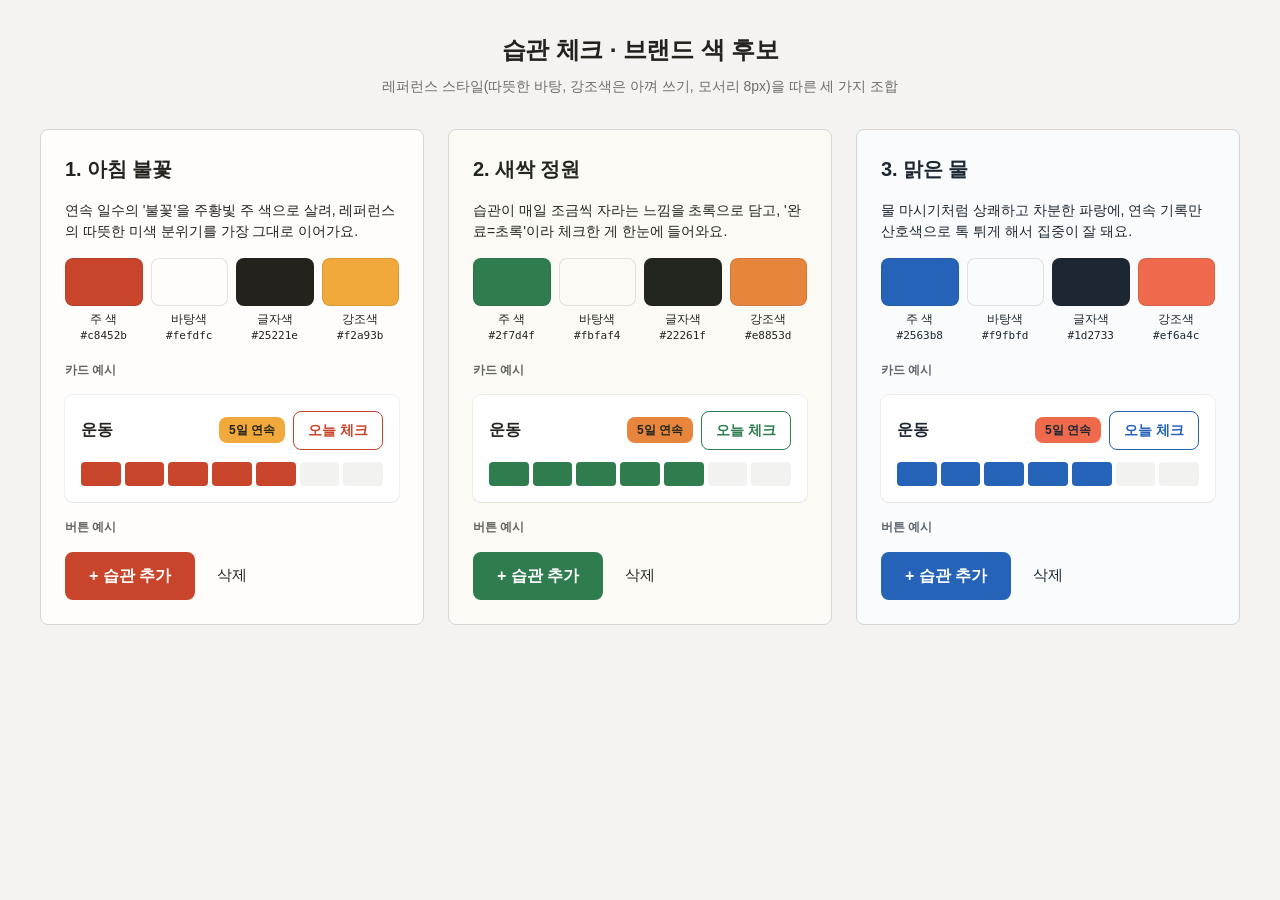
<file: docs/색상후보.html>
<!doctype html>
<html lang="ko">
<head>
  <meta charset="utf-8">
  <meta name="viewport" content="width=device-width, initial-scale=1">
  <title>색상 후보</title>
  <style>
    * { box-sizing: border-box; margin: 0; }
    body {
      font-family: "Inter", -apple-system, "Apple SD Gothic Neo", sans-serif;
      background: #f4f3f1;
      color: #25221e;
      padding: 32px 16px 48px;
      line-height: 1.5;
    }
    .page-title { font-size: 24px; letter-spacing: -0.2px; text-align: center; }
    .page-sub { text-align: center; color: #6f6c69; font-size: 14px; margin: 8px 0 32px; }

    .grid {
      max-width: 1200px;
      margin: 0 auto;
      display: grid;
      grid-template-columns: repeat(auto-fit, minmax(300px, 1fr));
      gap: 24px;
    }

    .palette {
      background: var(--bg);
      color: var(--text);
      border-radius: 8px;
      border: 1px solid #d7d6d4;
      padding: 24px;
      display: flex;
      flex-direction: column;
      gap: 16px;
    }
    .palette h2 { font-size: 20px; letter-spacing: -0.1px; }
    .reason { font-size: 14px; }

    .swatches { display: grid; grid-template-columns: repeat(4, 1fr); gap: 8px; }
    .swatch { font-size: 12px; text-align: center; }
    .chip {
      height: 48px;
      border-radius: 8px;
      border: 1px solid rgba(37, 34, 30, 0.12);
      margin-bottom: 4px;
    }
    .hex { font-family: ui-monospace, Menlo, monospace; font-size: 11px; }

    .label { font-size: 12px; font-weight: 600; opacity: 0.7; }

    .card {
      background: #ffffff;
      border-radius: 8px;
      box-shadow: rgba(37, 34, 30, 0.06) 0 1px 0, 0 0 0 1px rgba(37, 34, 30, 0.06);
      padding: 16px;
      display: flex;
      flex-direction: column;
      gap: 12px;
    }
    .card-top { display: flex; align-items: center; gap: 8px; }
    .habit { flex: 1; font-weight: 600; font-size: 16px; }
    .streak {
      background: var(--accent);
      color: var(--text);
      font-size: 12px;
      font-weight: 600;
      padding: 4px 10px;
      border-radius: 8px;
    }
    .week { display: flex; gap: 4px; }
    .day {
      flex: 1;
      height: 24px;
      border-radius: 4px;
      background: rgba(37, 34, 30, 0.06);
    }
    .day.on { background: var(--main); }

    .buttons { display: flex; align-items: center; gap: 16px; flex-wrap: wrap; }
    .btn-main {
      background: var(--main);
      color: #ffffff;
      border: 0;
      border-radius: 8px;
      padding: 12px 24px;
      font: inherit;
      font-weight: 600;
      font-size: 16px;
      cursor: pointer;
    }
    .btn-check {
      border: 1px solid var(--main);
      color: var(--main);
      background: transparent;
      border-radius: 8px;
      padding: 8px 14px;
      font: inherit;
      font-weight: 600;
      font-size: 14px;
      cursor: pointer;
    }
    .btn-link {
      background: none;
      border: 0;
      color: var(--text);
      font: inherit;
      font-weight: 500;
      font-size: 15px;
      cursor: pointer;
    }
  </style>
</head>
<body>
  <h1 class="page-title">습관 체크 · 브랜드 색 후보</h1>
  <p class="page-sub">레퍼런스 스타일(따뜻한 바탕, 강조색은 아껴 쓰기, 모서리 8px)을 따른 세 가지 조합</p>

  <div class="grid">

    <!-- 조합 1 -->
    <section class="palette" style="--main:#c8452b; --bg:#fefdfc; --text:#25221e; --accent:#f2a93b;">
      <h2>1. 아침 불꽃</h2>
      <p class="reason">연속 일수의 '불꽃'을 주황빛 주 색으로 살려, 레퍼런스의 따뜻한 미색 분위기를 가장 그대로 이어가요.</p>
      <div class="swatches">
        <div class="swatch"><div class="chip" style="background:#c8452b"></div>주 색<div class="hex">#c8452b</div></div>
        <div class="swatch"><div class="chip" style="background:#fefdfc"></div>바탕색<div class="hex">#fefdfc</div></div>
        <div class="swatch"><div class="chip" style="background:#25221e"></div>글자색<div class="hex">#25221e</div></div>
        <div class="swatch"><div class="chip" style="background:#f2a93b"></div>강조색<div class="hex">#f2a93b</div></div>
      </div>
      <p class="label">카드 예시</p>
      <div class="card">
        <div class="card-top">
          <span class="habit">운동</span>
          <span class="streak">5일 연속</span>
          <button class="btn-check">오늘 체크</button>
        </div>
        <div class="week"><span class="day on"></span><span class="day on"></span><span class="day on"></span><span class="day on"></span><span class="day on"></span><span class="day"></span><span class="day"></span></div>
      </div>
      <p class="label">버튼 예시</p>
      <div class="buttons">
        <button class="btn-main">+ 습관 추가</button>
        <button class="btn-link">삭제</button>
      </div>
    </section>

    <!-- 조합 2 -->
    <section class="palette" style="--main:#2f7d4f; --bg:#fbfaf4; --text:#22261f; --accent:#e8853d;">
      <h2>2. 새싹 정원</h2>
      <p class="reason">습관이 매일 조금씩 자라는 느낌을 초록으로 담고, '완료=초록'이라 체크한 게 한눈에 들어와요.</p>
      <div class="swatches">
        <div class="swatch"><div class="chip" style="background:#2f7d4f"></div>주 색<div class="hex">#2f7d4f</div></div>
        <div class="swatch"><div class="chip" style="background:#fbfaf4"></div>바탕색<div class="hex">#fbfaf4</div></div>
        <div class="swatch"><div class="chip" style="background:#22261f"></div>글자색<div class="hex">#22261f</div></div>
        <div class="swatch"><div class="chip" style="background:#e8853d"></div>강조색<div class="hex">#e8853d</div></div>
      </div>
      <p class="label">카드 예시</p>
      <div class="card">
        <div class="card-top">
          <span class="habit">운동</span>
          <span class="streak">5일 연속</span>
          <button class="btn-check">오늘 체크</button>
        </div>
        <div class="week"><span class="day on"></span><span class="day on"></span><span class="day on"></span><span class="day on"></span><span class="day on"></span><span class="day"></span><span class="day"></span></div>
      </div>
      <p class="label">버튼 예시</p>
      <div class="buttons">
        <button class="btn-main">+ 습관 추가</button>
        <button class="btn-link">삭제</button>
      </div>
    </section>

    <!-- 조합 3 -->
    <section class="palette" style="--main:#2563b8; --bg:#f9fbfd; --text:#1d2733; --accent:#ef6a4c;">
      <h2>3. 맑은 물</h2>
      <p class="reason">물 마시기처럼 상쾌하고 차분한 파랑에, 연속 기록만 산호색으로 톡 튀게 해서 집중이 잘 돼요.</p>
      <div class="swatches">
        <div class="swatch"><div class="chip" style="background:#2563b8"></div>주 색<div class="hex">#2563b8</div></div>
        <div class="swatch"><div class="chip" style="background:#f9fbfd"></div>바탕색<div class="hex">#f9fbfd</div></div>
        <div class="swatch"><div class="chip" style="background:#1d2733"></div>글자색<div class="hex">#1d2733</div></div>
        <div class="swatch"><div class="chip" style="background:#ef6a4c"></div>강조색<div class="hex">#ef6a4c</div></div>
      </div>
      <p class="label">카드 예시</p>
      <div class="card">
        <div class="card-top">
          <span class="habit">운동</span>
          <span class="streak">5일 연속</span>
          <button class="btn-check">오늘 체크</button>
        </div>
        <div class="week"><span class="day on"></span><span class="day on"></span><span class="day on"></span><span class="day on"></span><span class="day on"></span><span class="day"></span><span class="day"></span></div>
      </div>
      <p class="label">버튼 예시</p>
      <div class="buttons">
        <button class="btn-main">+ 습관 추가</button>
        <button class="btn-link">삭제</button>
      </div>
    </section>

  </div>
</body>
</html>
</file>
